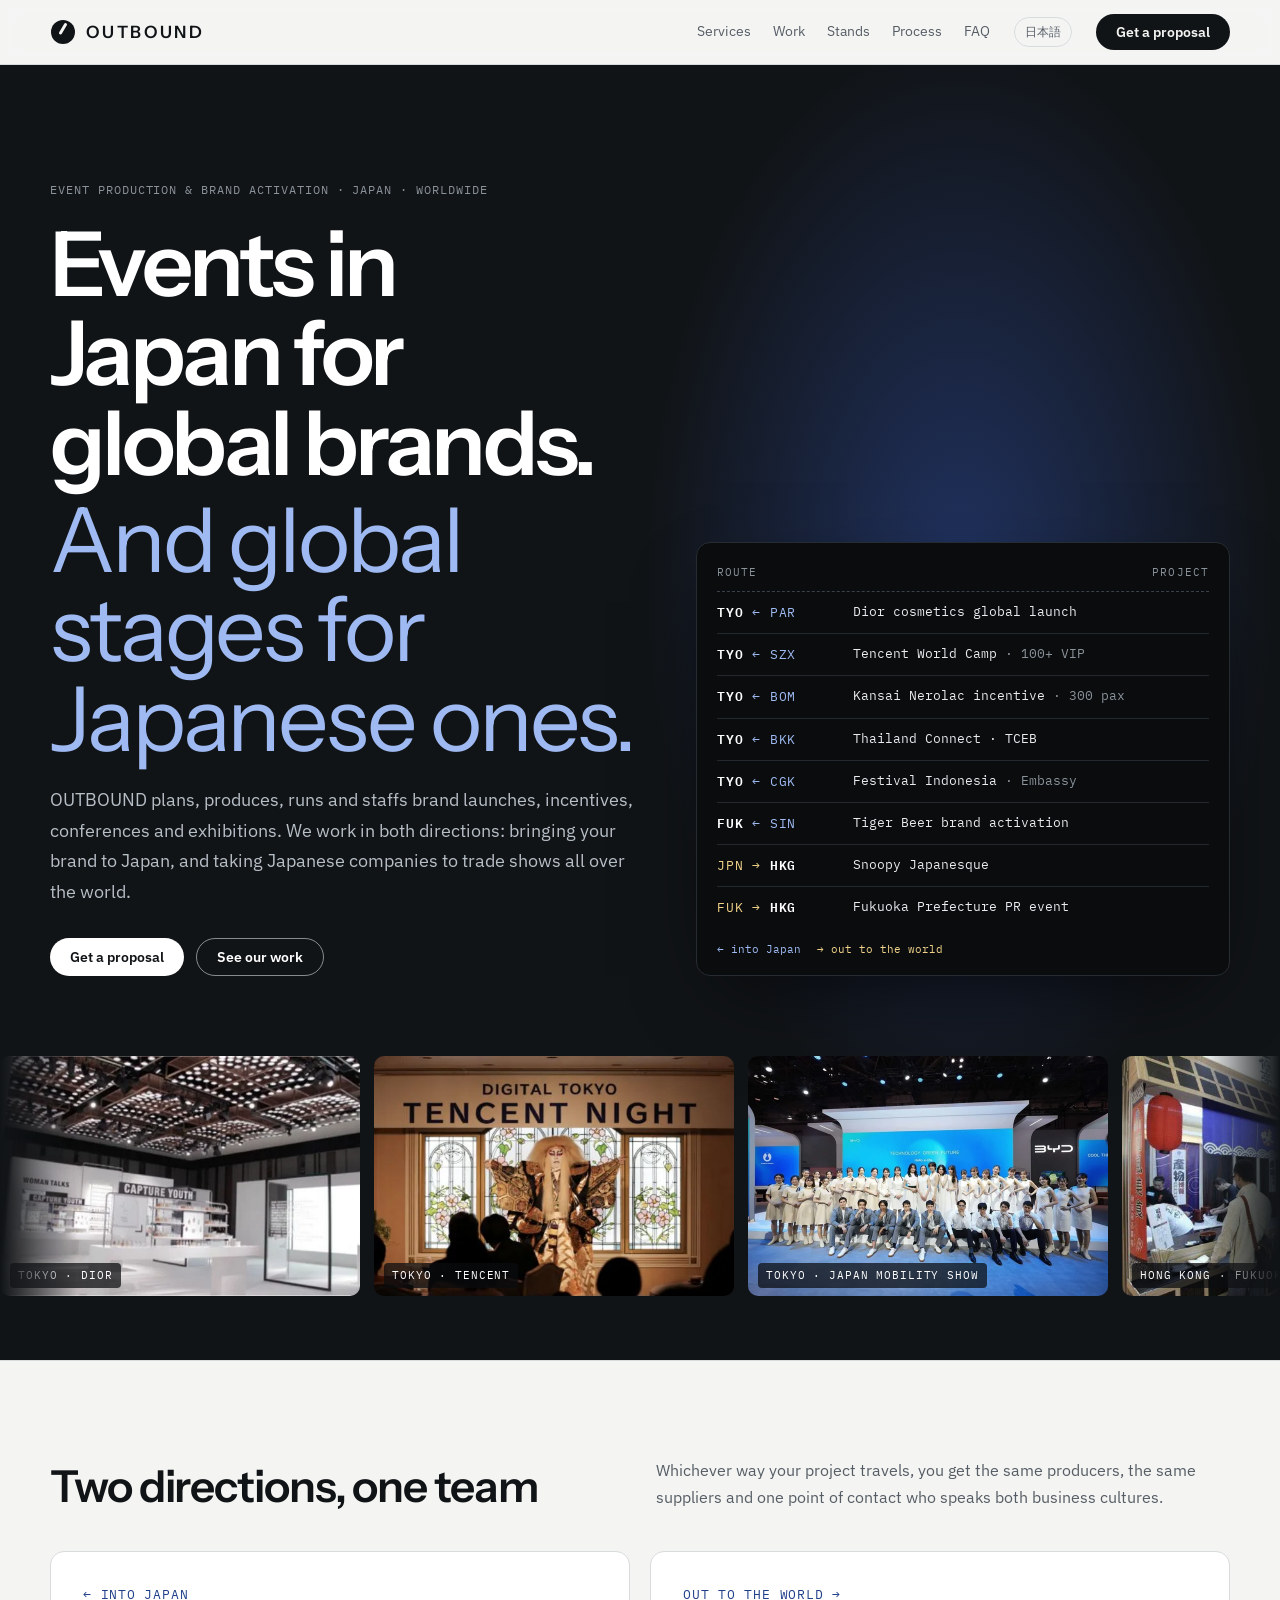
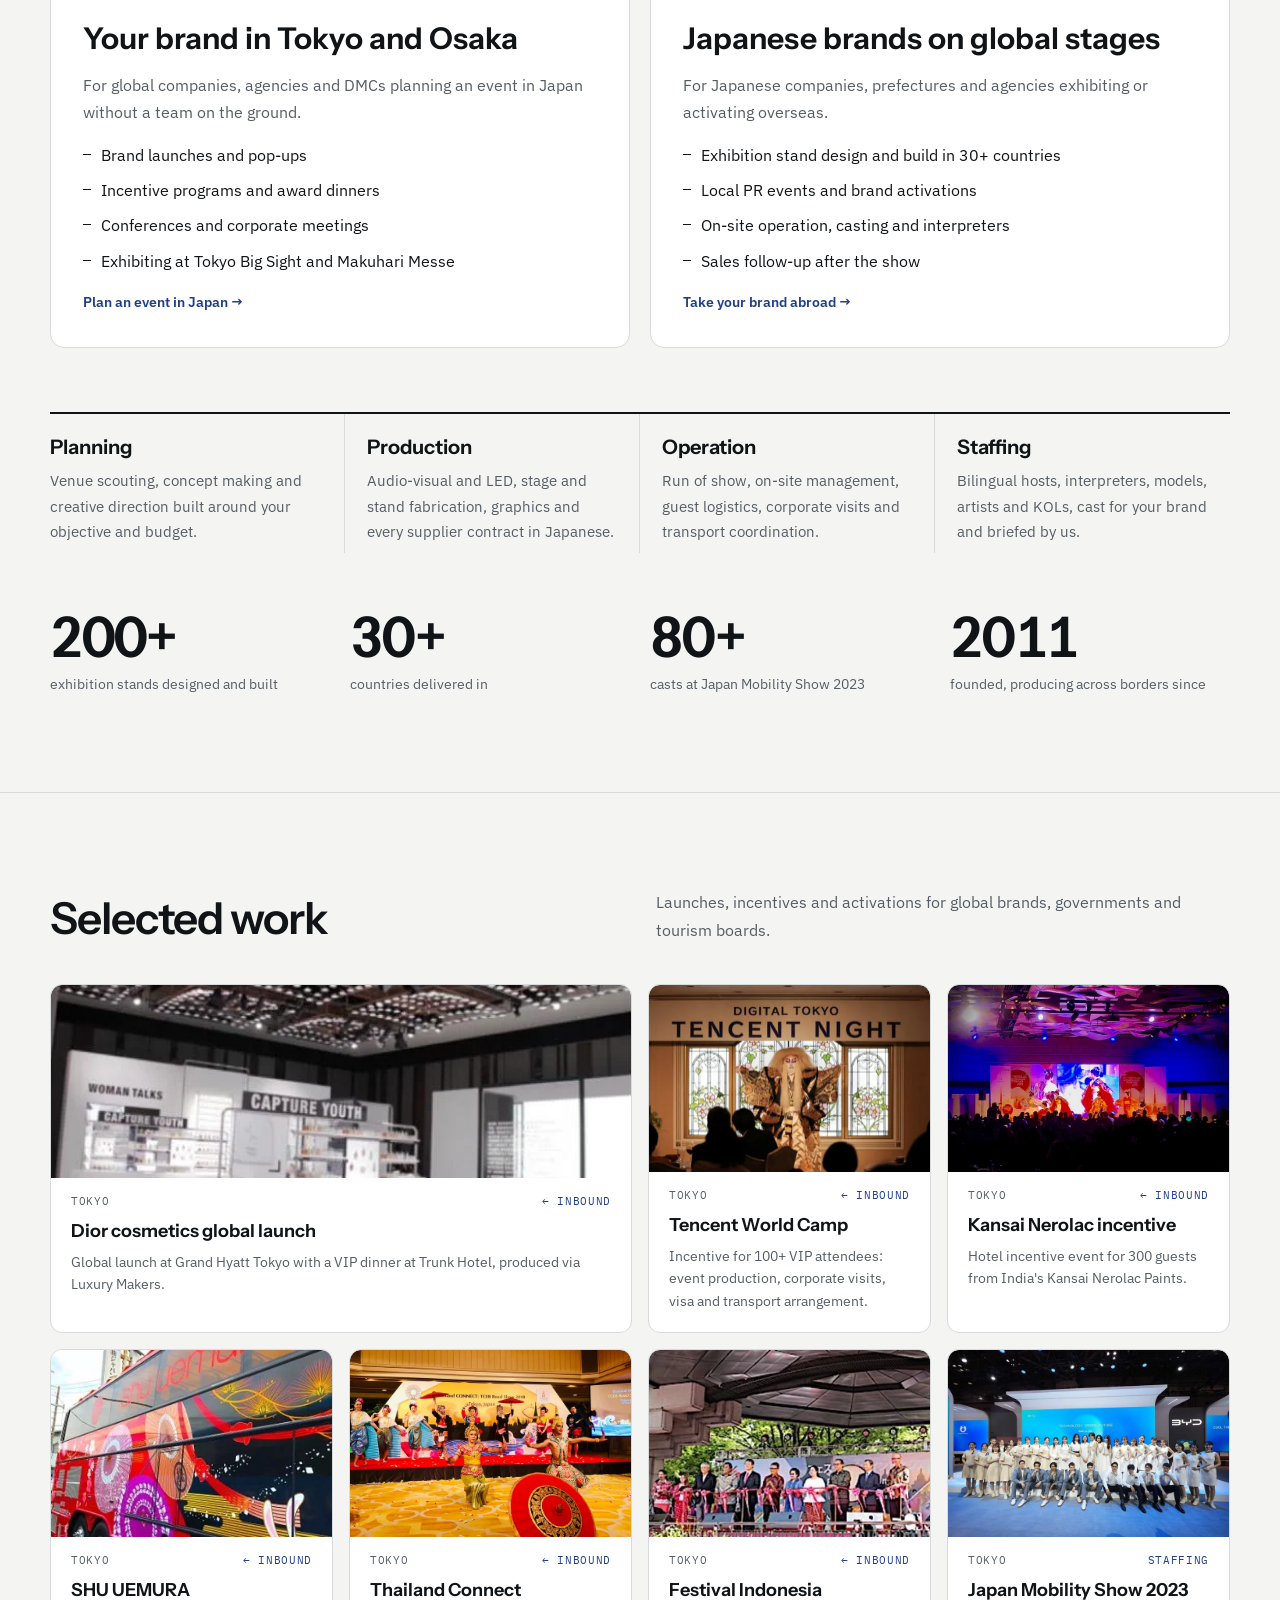
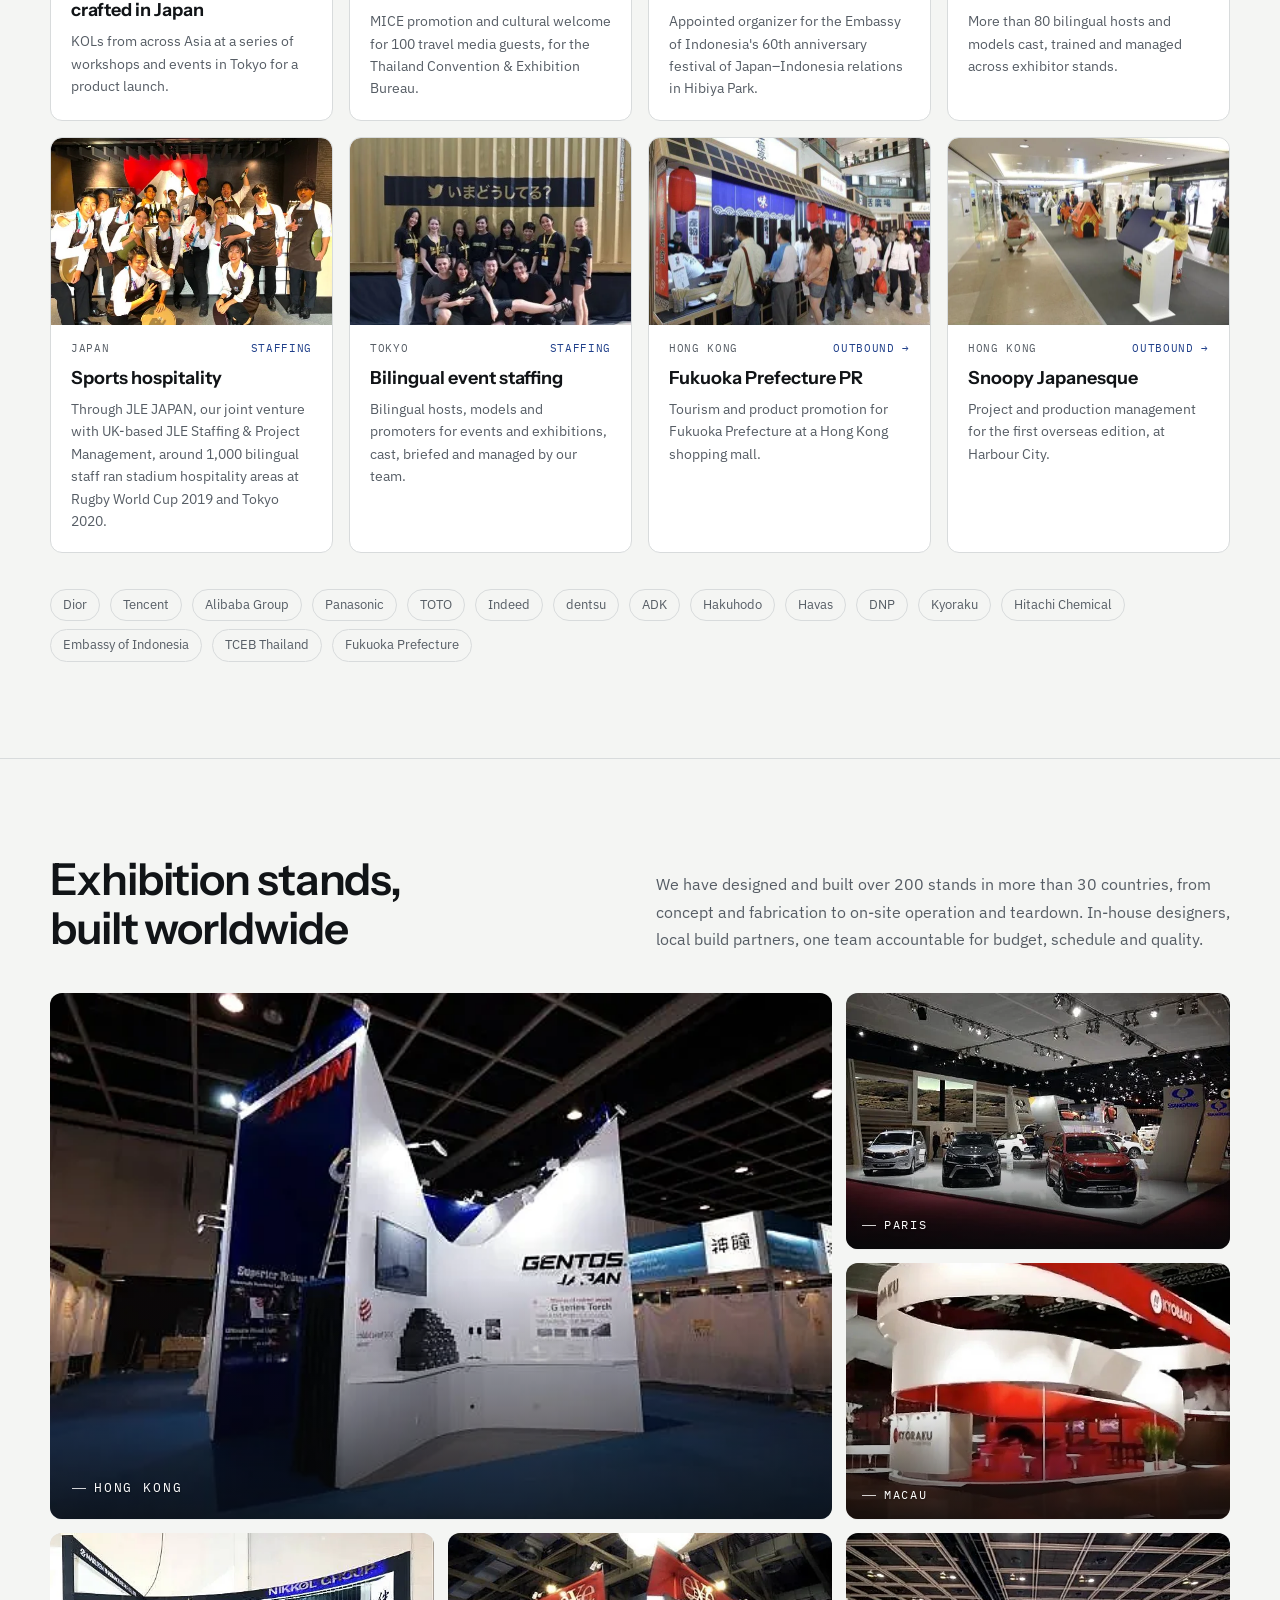
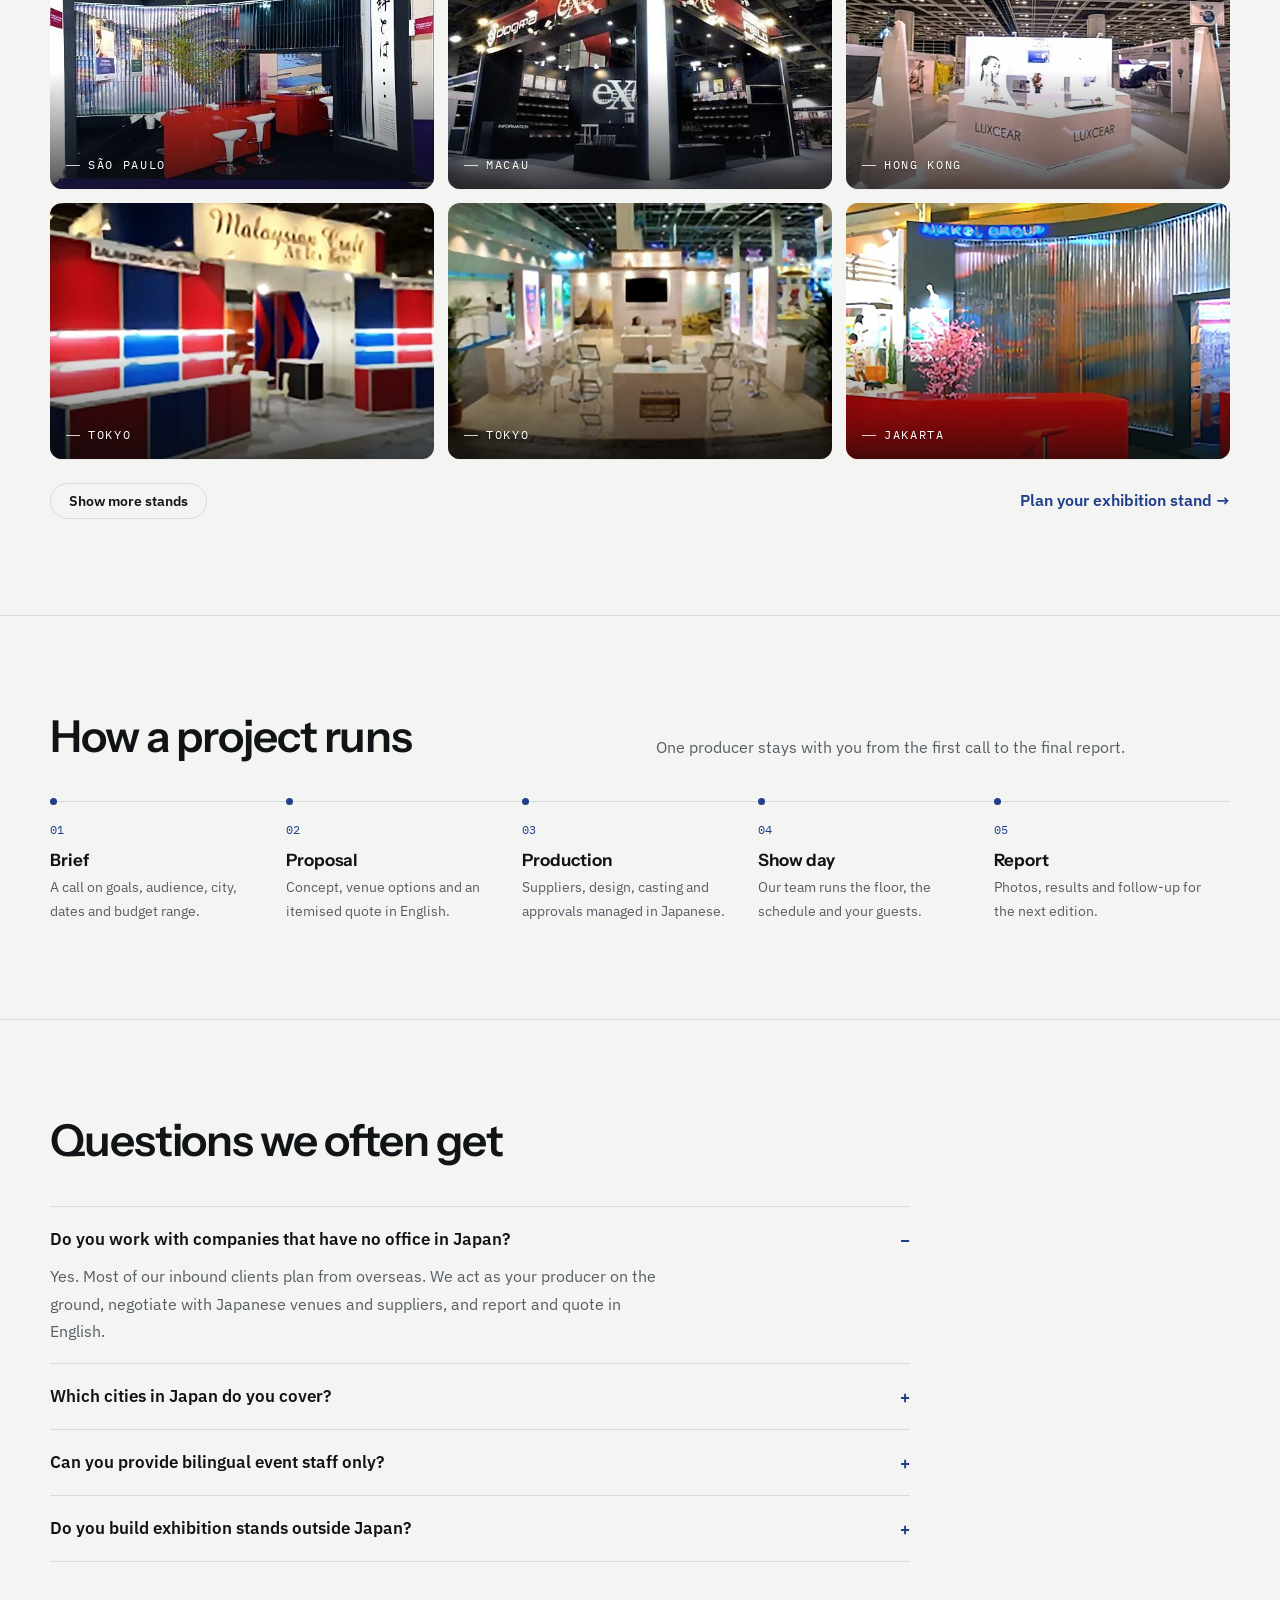
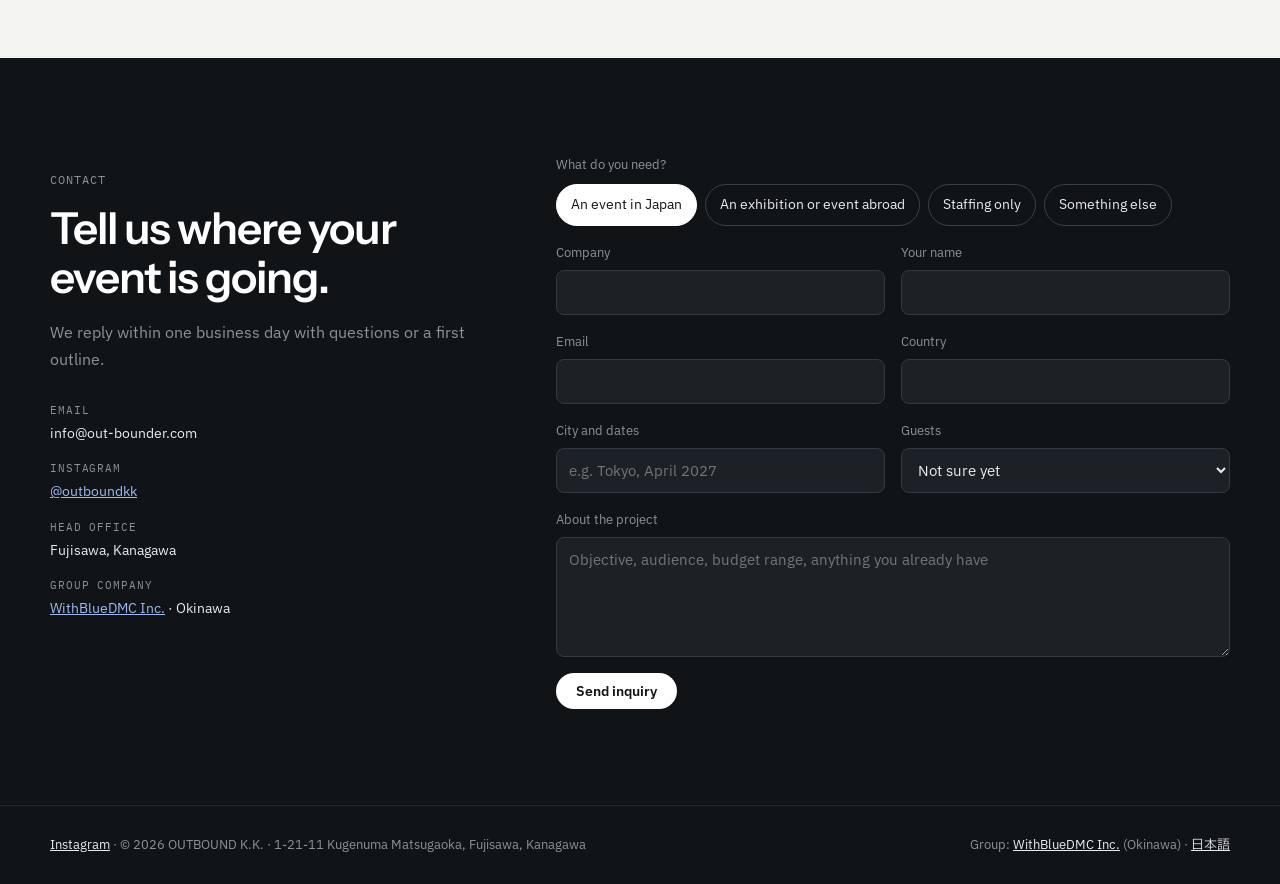
<file: site/index.html>
<!doctype html>
<html lang="en">
<head>
<meta charset="utf-8">
<meta name="viewport" content="width=device-width, initial-scale=1, viewport-fit=cover">
<title>OUTBOUND | Event Production &amp; Brand Activation in Japan</title>
<meta name="description" content="OUTBOUND K.K. produces brand launches, incentives, conferences and exhibitions in Tokyo and Osaka for global companies, and takes Japanese brands to trade shows in 30+ countries. Planning, production, operation and bilingual staffing.">
<link rel="alternate" hreflang="en" href="https://www.out-bounder.com/">
<link rel="alternate" hreflang="ja" href="https://www.out-bounder.com/ja/">
<link rel="alternate" hreflang="x-default" href="https://www.out-bounder.com/">
<link rel="preconnect" href="https://fonts.googleapis.com">
<link rel="preconnect" href="https://fonts.gstatic.com" crossorigin>
<link rel="stylesheet" href="https://fonts.googleapis.com/css2?family=Instrument+Sans:wght@400;500;600;700&family=IBM+Plex+Mono:wght@400;600&family=IBM+Plex+Sans:wght@400;500;600&family=IBM+Plex+Sans+JP:wght@400;600&display=swap">
<link rel="stylesheet" href="site.css?v=20261103c">
<script type="application/ld+json">
{"@context":"https://schema.org","@graph":[
 {"@type":"Organization","name":"OUTBOUND K.K.","alternateName":"株式会社アウトバウンド","url":"https://www.out-bounder.com/","email":"info@out-bounder.com","foundingDate":"2011-11","founder":{"@type":"Person","name":"Shuma Goko"},
  "address":{"@type":"PostalAddress","streetAddress":"1-21-11 Kugenuma Matsugaoka","addressLocality":"Fujisawa","addressRegion":"Kanagawa","addressCountry":"JP"},
  "areaServed":["Tokyo","Osaka","Kyoto","Worldwide"],"sameAs":["https://www.facebook.com/outboundkk/","https://www.instagram.com/outboundkk/"],
  "subOrganization":{"@type":"Organization","name":"WithBlueDMC Inc."}},
 {"@type":"FAQPage","mainEntity":[
  {"@type":"Question","name":"Do you work with companies that have no office in Japan?","acceptedAnswer":{"@type":"Answer","text":"Yes. Most of our inbound clients plan from overseas. We act as your producer on the ground, negotiate with Japanese venues and suppliers, and report and quote in English."}},
  {"@type":"Question","name":"Which cities in Japan do you cover?","acceptedAnswer":{"@type":"Answer","text":"Tokyo and Osaka/Kyoto are our core. We also produce in Fukuoka and Hokkaido, and in Okinawa through our group company WithBlueDMC."}},
  {"@type":"Question","name":"Can you provide bilingual event staff only?","acceptedAnswer":{"@type":"Answer","text":"Yes. We supply bilingual hosts, interpreters, models and promoters on their own or as part of a full production, including 80+ casts for Japan Mobility Show 2023."}},
  {"@type":"Question","name":"Do you build exhibition stands outside Japan?","acceptedAnswer":{"@type":"Answer","text":"Yes. We have designed and built over 200 stands in more than 30 countries, from design and fabrication to on-site operation and teardown."}}]}
]}
</script>
<link rel="canonical" href="https://www.out-bounder.com/">
<link rel="icon" href="/favicon.svg" type="image/svg+xml">
<meta property="og:type" content="website">
<meta property="og:site_name" content="OUTBOUND K.K.">
<meta property="og:title" content="OUTBOUND | Event Production &amp; Brand Activation in Japan">
<meta property="og:description" content="Brand launches, incentives, conferences and exhibitions in Tokyo and Osaka, and Japanese brands at trade shows in 30+ countries.">
<meta property="og:url" content="https://www.out-bounder.com/">
<meta property="og:image" content="https://www.out-bounder.com/og.png">
<meta name="twitter:card" content="summary_large_image">
</head>
<body>
<header class="site-head">
  <div class="wrap">
    <a class="logo" href="/" aria-label="OUTBOUND home">
      <svg viewBox="0 0 26 26" aria-hidden="true"><circle cx="13" cy="13" r="12" fill="currentColor"/><path d="M15.5 5.5 10.5 14" stroke="var(--paper)" stroke-width="3" stroke-linecap="round"/></svg>
      OUTBOUND
    </a>
    <nav class="nav" aria-label="Main">
      <a href="#services">Services</a><a href="#work">Work</a><a href="#stands">Stands</a><a href="#process">Process</a><a href="#faq">FAQ</a>
    </nav>
    <a class="lang" href="/ja/" hreflang="ja" lang="ja">日本語</a>
    <a class="btn" href="#contact">Get a proposal</a>
  </div>
</header>

<main>
  <section class="hero">
    <div class="wrap">
      <div>
        <p class="eyebrow">Event production &amp; brand activation · Japan · Worldwide</p>
        <h1>Events in Japan for global brands. <em>And global stages for Japanese ones.</em></h1>
        <p class="lead">OUTBOUND plans, produces, runs and staffs brand launches, incentives, conferences and exhibitions. We work in both directions: bringing your brand to Japan, and taking Japanese companies to trade shows all over the world.</p>
        <div class="ctas">
          <a class="btn" href="#contact">Get a proposal</a>
          <a class="btn ghost" href="#work">See our work</a>
        </div>
      </div>
      <div class="board" role="table" aria-label="Selected routes">
        <div class="board-head" role="row"><span role="columnheader">Route</span><span role="columnheader">Project</span></div>
        <ol>
          <li role="row"><span class="route in" role="cell"><b>TYO</b> ← PAR</span><span class="proj" role="cell">Dior cosmetics global launch</span></li>
          <li role="row"><span class="route in" role="cell"><b>TYO</b> ← SZX</span><span class="proj" role="cell">Tencent World Camp <span>· 100+ VIP</span></span></li>
          <li role="row"><span class="route in" role="cell"><b>TYO</b> ← BOM</span><span class="proj" role="cell">Kansai Nerolac incentive <span>· 300 pax</span></span></li>
          <li role="row"><span class="route in" role="cell"><b>TYO</b> ← BKK</span><span class="proj" role="cell">Thailand Connect · TCEB</span></li>
          <li role="row"><span class="route in" role="cell"><b>TYO</b> ← CGK</span><span class="proj" role="cell">Festival Indonesia <span>· Embassy</span></span></li>
          <li role="row"><span class="route in" role="cell"><b>FUK</b> ← SIN</span><span class="proj" role="cell">Tiger Beer brand activation</span></li>
          <li role="row"><span class="route out" role="cell">JPN → <b>HKG</b></span><span class="proj" role="cell">Snoopy Japanesque</span></li>
          <li role="row"><span class="route out" role="cell">FUK → <b>HKG</b></span><span class="proj" role="cell">Fukuoka Prefecture PR event</span></li>
        </ol>
        <div class="board-legend"><span class="in">← into Japan</span><span class="out">→ out to the world</span></div>
      </div>
    </div>
      <div class="reel-wrap" aria-hidden="true"><div class="reel"><figure><img src="img/dior.webp" alt="" width="720" height="480"><figcaption>Tokyo · Dior</figcaption></figure><figure><img src="img/tencent.webp" alt="" width="720" height="480"><figcaption>Tokyo · Tencent</figcaption></figure><figure><img src="img/mobility-show.webp" alt="" width="720" height="480"><figcaption>Tokyo · Japan Mobility Show</figcaption></figure><figure><img src="img/fukuoka-hk.webp" alt="" width="720" height="480"><figcaption>Hong Kong · Fukuoka</figcaption></figure><figure><img src="img/festival-indonesia.webp" alt="" width="720" height="480"><figcaption>Tokyo · Indonesia</figcaption></figure><figure><img src="img/nerolac.webp" alt="" width="720" height="480"><figcaption>Tokyo · Kansai Nerolac</figcaption></figure><figure><img src="img/sports-hospitality.webp" alt="" width="720" height="480"><figcaption>Japan · Sports hospitality</figcaption></figure><figure><img src="img/snoopy-hk.webp" alt="" width="720" height="480"><figcaption>Hong Kong · Snoopy</figcaption></figure><figure><img src="img/thailand-connect.webp" alt="" width="720" height="480"><figcaption>Tokyo · TCEB</figcaption></figure><figure><img src="img/shu-uemura.webp" alt="" width="720" height="480"><figcaption>Tokyo · SHU UEMURA</figcaption></figure><figure><img src="img/dior.webp" alt="" width="720" height="480"><figcaption>Tokyo · Dior</figcaption></figure><figure><img src="img/tencent.webp" alt="" width="720" height="480"><figcaption>Tokyo · Tencent</figcaption></figure><figure><img src="img/mobility-show.webp" alt="" width="720" height="480"><figcaption>Tokyo · Japan Mobility Show</figcaption></figure><figure><img src="img/fukuoka-hk.webp" alt="" width="720" height="480"><figcaption>Hong Kong · Fukuoka</figcaption></figure><figure><img src="img/festival-indonesia.webp" alt="" width="720" height="480"><figcaption>Tokyo · Indonesia</figcaption></figure><figure><img src="img/nerolac.webp" alt="" width="720" height="480"><figcaption>Tokyo · Kansai Nerolac</figcaption></figure><figure><img src="img/sports-hospitality.webp" alt="" width="720" height="480"><figcaption>Japan · Sports hospitality</figcaption></figure><figure><img src="img/snoopy-hk.webp" alt="" width="720" height="480"><figcaption>Hong Kong · Snoopy</figcaption></figure><figure><img src="img/thailand-connect.webp" alt="" width="720" height="480"><figcaption>Tokyo · TCEB</figcaption></figure><figure><img src="img/shu-uemura.webp" alt="" width="720" height="480"><figcaption>Tokyo · SHU UEMURA</figcaption></figure></div></div>
  </section>

  <section id="services" class="rule">
    <div class="wrap">
      <div class="sec-head">
        <h2>Two directions, one team</h2>
        <p>Whichever way your project travels, you get the same producers, the same suppliers and one point of contact who speaks both business cultures.</p>
      </div>
      <div class="doors">
        <article class="door">
          <span class="dir">← INTO JAPAN</span>
          <h3>Your brand in Tokyo and Osaka</h3>
          <p>For global companies, agencies and DMCs planning an event in Japan without a team on the ground.</p>
          <ul>
            <li>Brand launches and pop-ups</li>
            <li>Incentive programs and award dinners</li>
            <li>Conferences and corporate meetings</li>
            <li>Exhibiting at Tokyo Big Sight and Makuhari Messe</li>
          </ul>
          <a class="more" href="#contact">Plan an event in Japan →</a>
        </article>
        <article class="door">
          <span class="dir">OUT TO THE WORLD →</span>
          <h3>Japanese brands on global stages</h3>
          <p>For Japanese companies, prefectures and agencies exhibiting or activating overseas.</p>
          <ul>
            <li>Exhibition stand design and build in 30+ countries</li>
            <li>Local PR events and brand activations</li>
            <li>On-site operation, casting and interpreters</li>
            <li>Sales follow-up after the show</li>
          </ul>
          <a class="more" href="#contact">Take your brand abroad →</a>
        </article>
      </div>

      <div class="caps" style="margin-top:64px">
        <div class="cap"><h3>Planning</h3><p>Venue scouting, concept making and creative direction built around your objective and budget.</p></div>
        <div class="cap"><h3>Production</h3><p>Audio-visual and LED, stage and stand fabrication, graphics and every supplier contract in Japanese.</p></div>
        <div class="cap"><h3>Operation</h3><p>Run of show, on-site management, guest logistics, corporate visits and transport coordination.</p></div>
        <div class="cap"><h3>Staffing</h3><p>Bilingual hosts, interpreters, models, artists and KOLs, cast for your brand and briefed by us.</p></div>
      </div>

      <div class="figures">
        <div class="fig"><b>200+</b><span>exhibition stands designed and built</span></div>
        <div class="fig"><b>30+</b><span>countries delivered in</span></div>
        <div class="fig"><b>80+</b><span>casts at Japan Mobility Show 2023</span></div>
        <div class="fig"><b>2011</b><span>founded, producing across borders since</span></div>
      </div>
    </div>
  </section>

  <section id="work" class="rule">
    <div class="wrap">
      <div class="sec-head">
        <h2>Selected work</h2>
        <p>Launches, incentives and activations for global brands, governments and tourism boards.</p>
      </div>
      <div class="work">
        <article class="case feature"><img src="img/dior.webp" alt="Dior cosmetics global launch" width="720" height="480" loading="lazy"><div class="meta"><span>Tokyo</span><span class="in">← Inbound</span></div><h3>Dior cosmetics global launch</h3><p>Global launch at Grand Hyatt Tokyo with a VIP dinner at Trunk Hotel, produced via Luxury Makers.</p></article>
        <article class="case"><img src="img/tencent.webp" alt="Tencent World Camp" width="720" height="480" loading="lazy"><div class="meta"><span>Tokyo</span><span class="in">← Inbound</span></div><h3>Tencent World Camp</h3><p>Incentive for 100+ VIP attendees: event production, corporate visits, visa and transport arrangement.</p></article>
        <article class="case"><img src="img/nerolac.webp" alt="Kansai Nerolac incentive" width="720" height="480" loading="lazy"><div class="meta"><span>Tokyo</span><span class="in">← Inbound</span></div><h3>Kansai Nerolac incentive</h3><p>Hotel incentive event for 300 guests from India's Kansai Nerolac Paints.</p></article>
        <article class="case"><img src="img/shu-uemura.webp" alt="SHU UEMURA crafted in Japan" width="720" height="480" loading="lazy"><div class="meta"><span>Tokyo</span><span class="in">← Inbound</span></div><h3>SHU UEMURA crafted in Japan</h3><p>KOLs from across Asia at a series of workshops and events in Tokyo for a product launch.</p></article>
        <article class="case"><img src="img/thailand-connect.webp" alt="Thailand Connect" width="720" height="480" loading="lazy"><div class="meta"><span>Tokyo</span><span class="in">← Inbound</span></div><h3>Thailand Connect</h3><p>MICE promotion and cultural welcome for 100 travel media guests, for the Thailand Convention &amp; Exhibition Bureau.</p></article>
        <article class="case"><img src="img/festival-indonesia.webp" alt="Festival Indonesia" width="720" height="480" loading="lazy"><div class="meta"><span>Tokyo</span><span class="in">← Inbound</span></div><h3>Festival Indonesia</h3><p>Appointed organizer for the Embassy of Indonesia's 60th anniversary festival of Japan–Indonesia relations in Hibiya Park.</p></article>
        <article class="case"><img src="img/mobility-show.webp" alt="Japan Mobility Show 2023" width="720" height="480" loading="lazy"><div class="meta"><span>Tokyo</span><span class="in">Staffing</span></div><h3>Japan Mobility Show 2023</h3><p>More than 80 bilingual hosts and models cast, trained and managed across exhibitor stands.</p></article>
        <article class="case"><img src="img/sports-hospitality.webp" alt="Sports hospitality" width="720" height="480" loading="lazy"><div class="meta"><span>Japan</span><span class="in">Staffing</span></div><h3>Sports hospitality</h3><p>Through JLE JAPAN, our joint venture with UK-based JLE Staffing &amp; Project Management, around 1,000 bilingual staff ran stadium hospitality areas at Rugby World Cup 2019 and Tokyo 2020.</p></article>
        <article class="case"><img src="img/staffing.webp" alt="Bilingual event staffing" width="720" height="480" loading="lazy"><div class="meta"><span>Tokyo</span><span class="in">Staffing</span></div><h3>Bilingual event staffing</h3><p>Bilingual hosts, models and promoters for events and exhibitions, cast, briefed and managed by our team.</p></article>
        <article class="case"><img src="img/fukuoka-hk.webp" alt="Fukuoka Prefecture PR" width="720" height="480" loading="lazy"><div class="meta"><span>Hong Kong</span><span class="out">Outbound →</span></div><h3>Fukuoka Prefecture PR</h3><p>Tourism and product promotion for Fukuoka Prefecture at a Hong Kong shopping mall.</p></article>
        <article class="case"><img src="img/snoopy-hk.webp" alt="Snoopy Japanesque" width="720" height="480" loading="lazy"><div class="meta"><span>Hong Kong</span><span class="out">Outbound →</span></div><h3>Snoopy Japanesque</h3><p>Project and production management for the first overseas edition, at Harbour City.</p></article>
      </div>
      <div class="clients" aria-label="Clients">
        <span>Dior</span><span>Tencent</span><span>Alibaba Group</span><span>Panasonic</span><span>TOTO</span><span>Indeed</span><span>dentsu</span><span>ADK</span><span>Hakuhodo</span><span>Havas</span><span>DNP</span><span>Kyoraku</span><span>Hitachi Chemical</span><span>Embassy of Indonesia</span><span>TCEB Thailand</span><span>Fukuoka Prefecture</span>
      </div>
    </div>
  </section>

  <section id="stands" class="rule">
    <div class="wrap">
      <div class="sec-head">
        <h2>Exhibition stands, built worldwide</h2>
        <p>We have designed and built over 200 stands in more than 30 countries, from concept and fabrication to on-site operation and teardown. In-house designers, local build partners, one team accountable for budget, schedule and quality.</p>
      </div>
      <div class="stands" id="stands-grid"><figure class="stand big"><img src="img/booth-hongkong.webp" alt="Exhibition stand in Hong Kong" loading="lazy"><figcaption>Hong Kong</figcaption></figure><figure class="stand"><img src="img/booth-paris.webp" alt="Exhibition stand in Paris" loading="lazy"><figcaption>Paris</figcaption></figure><figure class="stand"><img src="img/booth-kyoraku.webp" alt="Exhibition stand in Macau" loading="lazy"><figcaption>Macau</figcaption></figure><figure class="stand"><img src="img/booth-saopaulo.webp" alt="Exhibition stand in São Paulo" loading="lazy"><figcaption>São Paulo</figcaption></figure><figure class="stand"><img src="img/booth-macau.webp" alt="Exhibition stand in Macau" loading="lazy"><figcaption>Macau</figcaption></figure><figure class="stand"><img src="img/booth-c2.webp" alt="LUXCEAR exhibition stand in Hong Kong" loading="lazy"><figcaption>Hong Kong</figcaption></figure><figure class="stand"><img src="img/booth-tokyo.webp" alt="Exhibition stand in Tokyo" loading="lazy"><figcaption>Tokyo</figcaption></figure><figure class="stand"><img src="img/booth-c3.webp" alt="Exhibition stand in Tokyo" loading="lazy"><figcaption>Tokyo</figcaption></figure><figure class="stand"><img src="img/booth-c4.webp" alt="NIKKOL GROUP exhibition stand in Jakarta" loading="lazy"><figcaption>Jakarta</figcaption></figure><figure class="stand extra"><img src="img/booth-munich.webp" alt="Exhibition stand in Munich" loading="lazy"><figcaption>Munich</figcaption></figure><figure class="stand extra"><img src="img/booth-newyork.webp" alt="Exhibition stand in New York" loading="lazy"><figcaption>New York</figcaption></figure><figure class="stand extra"><img src="img/booth-vancouver.webp" alt="Exhibition stand in Vancouver" loading="lazy"><figcaption>Vancouver</figcaption></figure></div>
      <div class="stands-foot"><button type="button" class="stands-more" id="stands-more" aria-controls="stands-grid" aria-expanded="false" data-less="Show fewer">Show more stands</button>
      <a class="stands-cta" href="#contact">Plan your exhibition stand →</a></div>
    </div>
  </section>

  <section id="process" class="rule">
    <div class="wrap">
      <div class="sec-head">
        <h2>How a project runs</h2>
        <p>One producer stays with you from the first call to the final report.</p>
      </div>
      <ol class="steps">
        <li><h3>Brief</h3><p>A call on goals, audience, city, dates and budget range.</p></li>
        <li><h3>Proposal</h3><p>Concept, venue options and an itemised quote in English.</p></li>
        <li><h3>Production</h3><p>Suppliers, design, casting and approvals managed in Japanese.</p></li>
        <li><h3>Show day</h3><p>Our team runs the floor, the schedule and your guests.</p></li>
        <li><h3>Report</h3><p>Photos, results and follow-up for the next edition.</p></li>
      </ol>
    </div>
  </section>

  <section id="faq" class="rule">
    <div class="wrap">
      <div class="sec-head"><h2>Questions we often get</h2><p></p></div>
      <div class="faq">
        <details open><summary>Do you work with companies that have no office in Japan?</summary><p>Yes. Most of our inbound clients plan from overseas. We act as your producer on the ground, negotiate with Japanese venues and suppliers, and report and quote in English.</p></details>
        <details><summary>Which cities in Japan do you cover?</summary><p>Tokyo and Osaka/Kyoto are our core. We also produce in Fukuoka and Hokkaido, and in Okinawa through our group company <a href="https://withbluedmc.com/" rel="noopener">WithBlueDMC</a>.</p></details>
        <details><summary>Can you provide bilingual event staff only?</summary><p>Yes. We supply bilingual hosts, interpreters, models and promoters on their own or as part of a full production, including 80+ casts for Japan Mobility Show 2023.</p></details>
        <details><summary>Do you build exhibition stands outside Japan?</summary><p>Yes. We have designed and built over 200 stands in more than 30 countries, from design and fabrication to on-site operation and teardown.</p></details>
      </div>
    </div>
  </section>

  <section id="contact" class="contact">
    <div class="wrap">
      <div class="side">
        <p class="eyebrow" style="color:var(--board-dim)">Contact</p>
        <h2 style="margin-top:14px">Tell us where your event is going.</h2>
        <p>We reply within one business day with questions or a first outline.</p>
        <dl>
          <div><dt>Email</dt><dd>info@out-bounder.com</dd></div>
          <div><dt>Instagram</dt><dd><a href="https://www.instagram.com/outboundkk/" target="_blank" rel="noopener">@outboundkk</a></dd></div>
          <div><dt>Head office</dt><dd>Fujisawa, Kanagawa</dd></div>
          <div><dt>Group company</dt><dd><a href="https://withbluedmc.com/" rel="noopener">WithBlueDMC Inc.</a> · Okinawa</dd></div>
        </dl>
      </div>
      <form class="inq" id="inq-en" name="contact-en" method="POST" action="/contact.php">
        <input type="hidden" name="lang" value="en">
        <p hidden><label>Leave empty<input name="bot-field" id="bot-field"></label></p>
        <fieldset class="full">
          <legend>What do you need?</legend>
          <label class="chip"><input type="radio" name="type" id="t-japan" value="japan" checked><span>An event in Japan</span></label>
          <label class="chip"><input type="radio" name="type" id="t-abroad" value="abroad"><span>An exhibition or event abroad</span></label>
          <label class="chip"><input type="radio" name="type" id="t-staff" value="staff"><span>Staffing only</span></label>
          <label class="chip"><input type="radio" name="type" id="t-other" value="other"><span>Something else</span></label>
        </fieldset>
        <label>Company<input id="f-company" name="company" required autocomplete="organization"></label>
        <label>Your name<input id="f-name" name="name" required autocomplete="name"></label>
        <label>Email<input id="f-email" name="email" type="email" required autocomplete="email"></label>
        <label>Country<input id="f-country" name="country" autocomplete="country-name"></label>
        <label>City and dates<input id="f-when" name="when" placeholder="e.g. Tokyo, April 2027"></label>
        <label>Guests
          <select id="f-guests" name="guests"><option>Not sure yet</option><option>Up to 50</option><option>50–200</option><option>200–500</option><option>500+</option></select>
        </label>
        <label class="full">About the project<textarea id="f-msg" name="message" required placeholder="Objective, audience, budget range, anything you already have"></textarea></label>
        <button class="btn" type="submit">Send inquiry</button>
      </form>
    </div>
  </section>
</main>

<footer class="foot">
  <div class="wrap">
    <span><a href="https://www.instagram.com/outboundkk/" target="_blank" rel="noopener">Instagram</a> · © 2026 OUTBOUND K.K. · 1-21-11 Kugenuma Matsugaoka, Fujisawa, Kanagawa</span>
    <span>Group: <a href="https://withbluedmc.com/" rel="noopener">WithBlueDMC Inc.</a> (Okinawa) · <a href="/ja/" hreflang="ja" lang="ja">日本語</a></span>
  </div>
</footer>

<script>
(function(){
  if (matchMedia('(prefers-reduced-motion: reduce)').matches) return;
  var A='ABCDEFGHIJKLMNOPQRSTUVWXYZ';
  var cells=document.querySelectorAll('.board .route');
  function wrap(cell){
    var w=document.createTreeWalker(cell,NodeFilter.SHOW_TEXT),nodes=[],n;
    while((n=w.nextNode())) nodes.push(n);
    nodes.forEach(function(t){
      var f=document.createDocumentFragment();
      t.textContent.split('').forEach(function(ch){
        if(/[A-Z0-9]/.test(ch)){var s=document.createElement('span');s.className='flap';s.dataset.c=ch;s.textContent=ch;f.appendChild(s);} else f.appendChild(document.createTextNode(ch));
      });
      t.parentNode.replaceChild(f,t);
    });
  }
  function flip(cell,delay){
    cell.querySelectorAll('.flap').forEach(function(s,i){
      var end=s.dataset.c,k=0,steps=6+i*2;
      setTimeout(function(){
        s.classList.add('spin');
        var iv=setInterval(function(){
          if(++k>=steps){clearInterval(iv);s.textContent=end;s.classList.remove('spin');return;}
          s.textContent=/[0-9]/.test(end)?String(k%10):A[(A.indexOf(end)+k*7)%26];
        },45);
      },delay);
    });
  }
  cells.forEach(function(c,i){wrap(c);flip(c,250+i*90);});
  var r=0;
  setInterval(function(){ if(document.hidden) return; flip(cells[r%cells.length],0); r++; },3200);
})();
</script>

<script>
(function(){var b=document.getElementById('stands-more'),g=document.getElementById('stands-grid');if(!b||!g)return;var more=b.textContent;
b.addEventListener('click',function(){var open=g.classList.toggle('open');b.setAttribute('aria-expanded',open);b.textContent=open?b.dataset.less:more;});})();
</script>
</body>
</html>
</file>
<file: site/site.css>
html { -webkit-text-size-adjust: 100%; }
body { margin: 0; }
img { max-width: 100%; }
[hidden] { display: none !important; }
/* Layout: a routing-board identity. Ink type on cool paper, one indigo accent (ai-iro) for direction.
   Arrows ← / → encode inbound (into Japan) vs outbound (Japanese brands abroad) everywhere. */
:root {
  --paper: #f4f5f3;
  --panel: #ffffff;
  --ink: #111417;
  --muted: #565d65;
  --line: #d8dbdc;
  --ai: #1f3f8a;
  --ai-soft: #e3e8f4;
  --board: #111417;
  --board-ink: #e9ecee;
  --board-dim: #8a929a;
  --f-display: "Instrument Sans", "IBM Plex Sans JP", system-ui, sans-serif;
  --f-body: "IBM Plex Sans", "IBM Plex Sans JP", "Hiragino Sans", "Yu Gothic", system-ui, sans-serif;
  --f-mono: "IBM Plex Mono", ui-monospace, "SFMono-Regular", Menlo, monospace;
  --wrap: 1180px;
}
@media (prefers-color-scheme: dark) {
  :root:not([data-theme="light"]) {
    --paper: #0f1214; --panel: #171b1f; --ink: #eceef0; --muted: #9ba2aa; --line: #2b3137;
    --ai: #8fb0f0; --ai-soft: #1c2741; --board: #070809; --board-ink: #e9ecee; --board-dim: #7d858d;
    color-scheme: dark;
  }
}
:root[data-theme="dark"] {
  --paper: #0f1214; --panel: #171b1f; --ink: #eceef0; --muted: #9ba2aa; --line: #2b3137;
  --ai: #8fb0f0; --ai-soft: #1c2741; --board: #070809; --board-ink: #e9ecee; --board-dim: #7d858d;
  color-scheme: dark;
}

body { background: var(--paper); color: var(--ink); font-family: var(--f-body); font-size: 16px; line-height: 1.7; }
body::before { content: ""; position: fixed; inset: 0 0 auto; height: env(safe-area-inset-top, 0px); z-index: 30; background: var(--paper); }
a { color: inherit; }
.wrap { max-width: var(--wrap); margin: 0 auto; padding-left: max(16px, env(safe-area-inset-left, 0px)); padding-right: max(16px, env(safe-area-inset-right, 0px)); }
.eyebrow { font-family: var(--f-mono); font-size: 12px; letter-spacing: .08em; text-transform: uppercase; color: var(--muted); }
h1, h2, h3 { font-family: var(--f-display); text-wrap: balance; margin: 0; line-height: 1.12; }
h2 { font-size: clamp(28px, 4vw, 44px); font-weight: 700; letter-spacing: -.015em; }
h3 { font-size: 20px; font-weight: 650; }
p { margin: 0; }
:focus-visible { outline: 2px solid var(--ai); outline-offset: 3px; }

/* header */
.site-head { position: sticky; top: env(safe-area-inset-top, 0px); z-index: 20; background: color-mix(in srgb, var(--paper) 92%, transparent); backdrop-filter: blur(8px); border-bottom: 1px solid var(--line); }
.site-head .wrap { display: flex; align-items: center; gap: 24px; padding-block: 14px; }
.logo { display: flex; align-items: center; gap: 10px; text-decoration: none; font-family: var(--f-display); font-weight: 600; letter-spacing: .14em; font-size: 17px; }
.logo svg { width: 26px; height: 26px; }
.nav { display: flex; gap: 22px; margin-left: auto; font-size: 14px; }
.nav a { text-decoration: none; color: var(--muted); }
.nav a:hover { color: var(--ink); }
.lang { font-family: var(--f-mono); font-size: 12px; text-decoration: none; border: 1px solid var(--line); border-radius: 999px; padding: 4px 10px; color: var(--muted); }
.btn { display: inline-flex; align-items: center; gap: 8px; background: var(--ink); color: var(--paper); text-decoration: none; border: 0; border-radius: 999px; padding: 11px 20px; font: 600 14px/1 var(--f-body); cursor: pointer; }
.btn:hover { background: var(--ai); color: #fff; }
.btn.ghost { background: transparent; color: var(--ink); border: 1px solid var(--ink); }
.btn.ghost:hover { border-color: var(--ai); color: var(--ai); background: transparent; }
@media (max-width: 860px) { .nav { display: none; } .site-head .lang { margin-left: auto; } .site-head .btn { padding: 9px 14px; } }

/* hero */
.hero { padding-block: clamp(48px, 8vw, 96px) 56px; }
.hero .wrap { display: grid; grid-template-columns: minmax(0, 1.05fr) minmax(0, .95fr); gap: 56px; align-items: end; }
.hero h1 { font-size: clamp(38px, 6.2vw, 74px); font-weight: 750; letter-spacing: -.03em; margin-block: 18px 22px; }
.hero h1 em { font-style: normal; color: var(--ai); }
.hero .lead { font-size: 18px; color: var(--muted); max-width: 34em; }
.hero .ctas { display: flex; flex-wrap: wrap; gap: 12px; margin-top: 30px; }
@media (max-width: 900px) { .hero .wrap { grid-template-columns: 1fr; gap: 40px; } }

/* the routing board: the subject's own device */
.board { background: var(--board); color: var(--board-ink); border-radius: 14px; padding: 20px 20px 16px; font-family: var(--f-mono); font-size: 13px; min-width: 0; }
.board-head { display: flex; justify-content: space-between; color: var(--board-dim); font-size: 11px; letter-spacing: .1em; text-transform: uppercase; padding-bottom: 10px; border-bottom: 1px dashed #3a4148; }
.board ol { list-style: none; margin: 0; padding: 0; }
.board li { display: grid; grid-template-columns: 9.5em minmax(0, 1fr); gap: 12px; padding: 9px 0; border-bottom: 1px solid #22282e; }
.board li:last-child { border-bottom: 0; }
.board .route { white-space: nowrap; letter-spacing: .06em; }
.board .route b { font-weight: 600; color: #fff; }
.board .in { color: #9fbaf2; } .board .out { color: #f1d38a; }
.board .proj { color: var(--board-ink); overflow-wrap: anywhere; }
.board .proj span { color: var(--board-dim); }
.board-legend { display: flex; flex-wrap: wrap; gap: 16px; margin-top: 12px; color: var(--board-dim); font-size: 11px; }
@media (prefers-reduced-motion: no-preference) {
  .board li { animation: flip .5s ease both; }
  .board li:nth-child(2) { animation-delay: .06s } .board li:nth-child(3) { animation-delay: .12s } .board li:nth-child(4) { animation-delay: .18s }
  .board li:nth-child(5) { animation-delay: .24s } .board li:nth-child(6) { animation-delay: .3s } .board li:nth-child(7) { animation-delay: .36s } .board li:nth-child(8) { animation-delay: .42s }
  @keyframes flip { from { transform: translateY(-4px); opacity: .35; } to { transform: none; opacity: 1; } }
}

/* sections */
section { padding-block: clamp(56px, 8vw, 96px); }
.sec-head { display: grid; grid-template-columns: minmax(0, 1fr) minmax(0, 1fr); gap: 32px; align-items: end; margin-bottom: 40px; }
.sec-head p { color: var(--muted); max-width: 36em; }
@media (max-width: 760px) { .sec-head { grid-template-columns: 1fr; gap: 14px; } }
.rule { border-top: 1px solid var(--line); }

/* two doors */
.doors { display: grid; grid-template-columns: repeat(2, minmax(0, 1fr)); gap: 20px; }
.door { background: var(--panel); border: 1px solid var(--line); border-radius: 14px; padding: 32px; display: flex; flex-direction: column; gap: 16px; min-width: 0; }
.door .dir { font-family: var(--f-mono); font-size: 13px; color: var(--ai); letter-spacing: .06em; }
.door h3 { font-size: clamp(22px, 2.6vw, 30px); }
.door p { color: var(--muted); }
.door ul { margin: 0; padding: 0; list-style: none; display: grid; gap: 8px; }
.door li { padding-left: 18px; position: relative; }
.door li::before { content: ""; position: absolute; left: 0; top: .75em; width: 8px; height: 1px; background: var(--ink); }
.door .more { margin-top: auto; font-weight: 600; font-size: 14px; color: var(--ai); text-decoration: none; }
@media (max-width: 760px) { .doors { grid-template-columns: 1fr; } .door { padding: 24px; } }

/* capabilities */
.caps { display: grid; grid-template-columns: repeat(4, minmax(0, 1fr)); border-top: 2px solid var(--ink); }
.cap { padding: 22px 22px 8px 0; border-right: 1px solid var(--line); padding-left: 22px; min-width: 0; }
.cap:first-child { padding-left: 0; } .cap:last-child { border-right: 0; }
.cap h3 { margin-bottom: 10px; }
.cap p { color: var(--muted); font-size: 15px; }
@media (max-width: 900px) { .caps { grid-template-columns: repeat(2, minmax(0, 1fr)); } .cap:nth-child(2) { border-right: 0; } .cap:nth-child(3) { padding-left: 0; } .cap { border-bottom: 1px solid var(--line); padding-bottom: 22px; } }
@media (max-width: 520px) { .caps { grid-template-columns: 1fr; } .cap { padding-left: 0 !important; border-right: 0; } }

/* figures */
.figures { display: grid; grid-template-columns: repeat(4, minmax(0, 1fr)); gap: 20px; margin-top: 56px; }
.fig { min-width: 0; }
.fig b { display: block; font-family: var(--f-display); font-size: clamp(36px, 5vw, 56px); font-weight: 700; letter-spacing: -.03em; line-height: 1; font-variant-numeric: tabular-nums; }
.fig span { display: block; margin-top: 8px; color: var(--muted); font-size: 14px; }
@media (max-width: 760px) { .figures { grid-template-columns: repeat(2, minmax(0, 1fr)); } }

/* work */
.work { display: grid; grid-template-columns: repeat(4, minmax(0, 1fr)); gap: 16px; }
.case { background: var(--panel); border: 1px solid var(--line); border-radius: 12px; padding: 20px; overflow: hidden; display: flex; flex-direction: column; gap: 10px; min-width: 0; }
.case .meta { display: flex; justify-content: space-between; gap: 8px; font-family: var(--f-mono); font-size: 11px; letter-spacing: .06em; color: var(--muted); text-transform: uppercase; }
.case .meta .in, .case .meta .out { color: var(--ai); }
.case img { display: block; width: calc(100% + 40px); max-width: none; margin: -20px -20px 4px; aspect-ratio: 3 / 2; height: auto; object-fit: cover; border-radius: 11px 11px 0 0; background: var(--line); }
.case h3 { font-size: 18px; }
.case p { color: var(--muted); font-size: 14px; line-height: 1.6; }
@media (min-width: 1001px) { .case.feature { grid-column: span 2; } .case.feature img { aspect-ratio: 3 / 1; } }
@media (max-width: 1000px) { .work { grid-template-columns: repeat(2, minmax(0, 1fr)); } }
@media (max-width: 520px) { .work { grid-template-columns: 1fr; } }

.clients { margin-top: 36px; display: flex; flex-wrap: wrap; gap: 8px 10px; }
.clients span { font-size: 13px; border: 1px solid var(--line); border-radius: 999px; padding: 4px 12px; color: var(--muted); }

/* process */
.steps { list-style: none; margin: 0; padding: 0; display: grid; grid-template-columns: repeat(5, minmax(0, 1fr)); gap: 0; counter-reset: s; }
.steps li { counter-increment: s; padding: 18px 18px 0 0; border-top: 1px solid var(--line); position: relative; min-width: 0; }
.steps li::before { content: counter(s, decimal-leading-zero); font-family: var(--f-mono); font-size: 12px; color: var(--ai); display: block; margin-bottom: 10px; }
.steps li::after { content: ""; position: absolute; top: -4px; left: 0; width: 7px; height: 7px; border-radius: 50%; background: var(--ai); }
.steps h3 { font-size: 17px; margin-bottom: 6px; }
.steps p { color: var(--muted); font-size: 14px; }
@media (max-width: 900px) { .steps { grid-template-columns: 1fr; gap: 4px; } .steps li { padding-bottom: 14px; } }

/* faq */
.faq { display: grid; gap: 0; border-top: 1px solid var(--line); max-width: 860px; }
.faq details { border-bottom: 1px solid var(--line); padding-block: 18px; }
.faq summary { cursor: pointer; font-weight: 600; font-size: 17px; list-style: none; display: flex; justify-content: space-between; gap: 16px; }
.faq summary::-webkit-details-marker { display: none; }
.faq summary::after { content: "+"; font-family: var(--f-mono); color: var(--ai); }
.faq details[open] summary::after { content: "−"; }
.faq details p { margin-top: 10px; color: var(--muted); max-width: 62ch; }

/* contact */
.contact { background: var(--board); color: var(--board-ink); }
.contact .wrap { display: grid; grid-template-columns: minmax(0, .8fr) minmax(0, 1.2fr); gap: 56px; }
.contact h2 { color: #fff; }
.contact .side p { color: var(--board-dim); margin-top: 16px; }
.contact .side dl { margin: 28px 0 0; display: grid; gap: 14px; font-size: 14px; }
.contact .side dt { font-family: var(--f-mono); font-size: 11px; letter-spacing: .08em; text-transform: uppercase; color: var(--board-dim); }
.contact .side dd { margin: 2px 0 0; user-select: all; }
form.inq { display: grid; grid-template-columns: repeat(2, minmax(0, 1fr)); gap: 16px; }
.inq .full { grid-column: 1 / -1; }
.inq label { display: grid; gap: 6px; font-size: 13px; color: var(--board-dim); min-width: 0; }
.inq input, .inq select, .inq textarea { font: 15px/1.4 var(--f-body); color: var(--board-ink); background: #1c2126; border: 1px solid #333a41; border-radius: 8px; padding: 11px 12px; width: 100%; box-sizing: border-box; color-scheme: dark; }
.inq textarea { min-height: 120px; resize: vertical; }
.inq fieldset { border: 0; padding: 0; margin: 0; display: flex; flex-wrap: wrap; gap: 8px; }
.inq legend { font-size: 13px; color: var(--board-dim); margin-bottom: 8px; padding: 0; }
.chip { position: relative; }
.chip input { position: absolute; opacity: 0; inset: 0; }
.chip span { display: inline-block; border: 1px solid #3a4148; border-radius: 999px; padding: 8px 14px; font-size: 14px; color: var(--board-ink); cursor: pointer; }
.chip input:checked + span { background: #fff; color: #111417; border-color: #fff; }
.chip input:focus-visible + span { outline: 2px solid #9fbaf2; outline-offset: 2px; }
.inq .btn { background: #fff; color: #111417; justify-self: start; }
.inq .btn:hover { background: #9fbaf2; }
.inq .note { font-size: 12px; color: var(--board-dim); }
.sent { grid-column: 1 / -1; border: 1px solid #9fbaf2; border-radius: 8px; padding: 14px; color: #fff; }
@media (max-width: 860px) { .contact .wrap { grid-template-columns: 1fr; gap: 32px; } form.inq { grid-template-columns: 1fr; } }

/* footer */
.foot { background: var(--board); color: var(--board-dim); border-top: 1px solid #22282e; font-size: 13px; }
.foot .wrap { display: flex; flex-wrap: wrap; justify-content: space-between; gap: 16px; padding-block: 28px; }
.foot a { color: var(--board-ink); }

/* ===== Impact hero: night-terminal band, split-flap board, photo reel ===== */
.hero { background: var(--board); color: #fff; position: relative; overflow: hidden; padding-block: clamp(56px, 9vw, 116px) 0; }
.hero::before { content: ""; position: absolute; inset: -20% -10% auto auto; width: 70%; height: 120%; background: radial-gradient(closest-side, rgba(56, 98, 214, .38), transparent 70%); pointer-events: none; }
.hero .wrap { position: relative; }
.hero .eyebrow { color: #8a929a; }
.hero h1 { color: #fff; font-size: clamp(42px, 7.4vw, 96px); line-height: 1.02; letter-spacing: -.035em; }
.hero h1 em { color: #9fbaf2; display: block; }
.hero .lead { color: #b6bec6; }
.hero .btn { background: #fff; color: #111417; }
.hero .btn:hover { background: #9fbaf2; color: #111417; }
.hero .btn.ghost { background: transparent; color: #fff; border-color: rgba(255,255,255,.5); }
.hero .btn.ghost:hover { border-color: #9fbaf2; color: #9fbaf2; }
.hero .board { background: #0a0c0e; border: 1px solid #262c32; box-shadow: 0 30px 80px -30px rgba(0,0,0,.8); }
.board .route { font-variant-numeric: tabular-nums; }
.flap { display: inline-block; min-width: .62em; text-align: center; }
.flap.spin { color: #6d7680; }

.reel-wrap { margin-top: clamp(48px, 7vw, 80px); padding-bottom: clamp(40px, 6vw, 64px); overflow: hidden; -webkit-mask-image: linear-gradient(90deg, transparent, #000 6%, #000 94%, transparent); mask-image: linear-gradient(90deg, transparent, #000 6%, #000 94%, transparent); }
.reel { display: flex; gap: 14px; width: max-content; }
.reel figure { margin: 0; position: relative; flex: none; }
.reel img { display: block; height: clamp(150px, 19vw, 240px); width: auto; aspect-ratio: 3 / 2; max-width: none; object-fit: cover; border-radius: 10px; filter: saturate(.92); }
.reel figcaption { position: absolute; left: 10px; bottom: 8px; font-family: var(--f-mono); font-size: 11px; letter-spacing: .08em; text-transform: uppercase; color: #fff; background: rgba(10,12,14,.72); padding: 3px 8px; border-radius: 4px; }
@media (prefers-reduced-motion: no-preference) {
  .reel { animation: reel 70s linear infinite; }
  .reel-wrap:hover .reel { animation-play-state: paused; }
  @keyframes reel { to { transform: translateX(calc(-50% - 7px)); } }
}
@media (prefers-reduced-motion: reduce) { .reel-wrap { overflow-x: auto; } }

/* Business-toned display type for the hero statement */
.hero h1 { font-weight: 600; letter-spacing: -.04em; line-height: 1.0; font-size: clamp(42px, 7vw, 92px); }
.hero h1 em { font-weight: 400; letter-spacing: -.035em; margin-top: .08em; }
h2 { font-weight: 600; letter-spacing: -.025em; }
.fig b { font-weight: 600; letter-spacing: -.04em; }

/* Exhibition stand gallery */
.stands { display: grid; grid-template-columns: repeat(4, minmax(0, 1fr)); gap: 12px; }
.stand { margin: 0; position: relative; overflow: hidden; border-radius: 10px; background: var(--line); min-width: 0; }
.stand img { display: block; width: 100%; height: auto; aspect-ratio: 3 / 2; max-width: 100%; object-fit: cover; transition: transform .5s ease; }
.stand.big { grid-column: span 2; grid-row: span 2; }
.stand.big img { height: 100%; aspect-ratio: auto; }
.stand figcaption { position: absolute; left: 10px; bottom: 8px; font-family: var(--f-mono); font-size: 11px; letter-spacing: .08em; text-transform: uppercase; color: #fff; background: rgba(10,12,14,.72); padding: 3px 8px; border-radius: 4px; }
@media (hover: hover) and (prefers-reduced-motion: no-preference) { .stand:hover img { transform: scale(1.04); } }
@media (max-width: 760px) { .stands { grid-template-columns: repeat(2, minmax(0, 1fr)); } }
.stands-cta { display: inline-block; margin-top: 24px; font-weight: 600; color: var(--ai); text-decoration: none; }
.stands-cta:hover { text-decoration: underline; }

/* Exhibition stand gallery v2: editorial bento, unified captions */
.stands { grid-template-columns: repeat(3, minmax(0, 1fr)); gap: 14px; }
.stand { border-radius: 12px; box-shadow: 0 1px 0 rgba(0,0,0,.04); }
.stand img { aspect-ratio: 3 / 2; }
.stand.big { grid-column: span 2; grid-row: span 2; }
.stand.big img { height: 100%; aspect-ratio: auto; }
.stand::after { content: ""; position: absolute; inset: auto 0 0 0; height: 46%; background: linear-gradient(to top, rgba(8,10,12,.72), rgba(8,10,12,0)); pointer-events: none; }
.stand figcaption { z-index: 1; left: 16px; bottom: 14px; background: none; padding: 0; border-radius: 0; font-size: 12px; letter-spacing: .14em; color: #fff; text-shadow: 0 1px 2px rgba(0,0,0,.4); }
.stand figcaption::before { content: ""; display: inline-block; width: 14px; height: 1px; background: currentColor; vertical-align: middle; margin-right: 8px; opacity: .8; }
.stand.big figcaption { font-size: 13px; left: 22px; bottom: 20px; }
.stands:not(.open) .stand.extra { display: none; }
.stands-foot { display: flex; flex-wrap: wrap; align-items: center; justify-content: space-between; gap: 16px; margin-top: 24px; }
.stands-foot .stands-cta { margin-top: 0; }
.stands-more { font: 600 14px/1 var(--f-body); color: var(--ink); background: transparent; border: 1px solid var(--line); border-radius: 999px; padding: 10px 18px; cursor: pointer; }
.stands-more:hover { border-color: var(--ink); }
@media (max-width: 760px) {
  .stands { grid-template-columns: repeat(2, minmax(0, 1fr)); gap: 10px; }
  .stand.big { grid-column: 1 / -1; grid-row: auto; }
  .stand.big img { aspect-ratio: 3 / 2; height: auto; }
  .stand figcaption { left: 12px; bottom: 10px; font-size: 11px; }
}
/* phone header: keep the bar on one line */
@media (max-width: 520px) {
  .site-head .wrap { gap: 10px; }
  .logo { font-size: 15px; letter-spacing: .1em; }
  .lang { white-space: nowrap; }
  .site-head .btn { white-space: nowrap; font-size: 13px; padding: 9px 12px; }
}

.contact .side dd a { color: #9fbaf2; }

/* Gallery fix: Safari/WebKit does not size % heights inside stretched grid items reliably.
   The large tile's photo is laid absolutely so it always fills its two-row cell. */
.stand.big { position: relative; }
.stand.big img { position: absolute; inset: 0; width: 100%; height: 100%; max-width: none; aspect-ratio: auto; }
.stand.extra, .stand { align-self: stretch; }
@media (max-width: 760px) {
  .stand.big img { position: static; height: auto; aspect-ratio: 3 / 2; }
}
</file>
